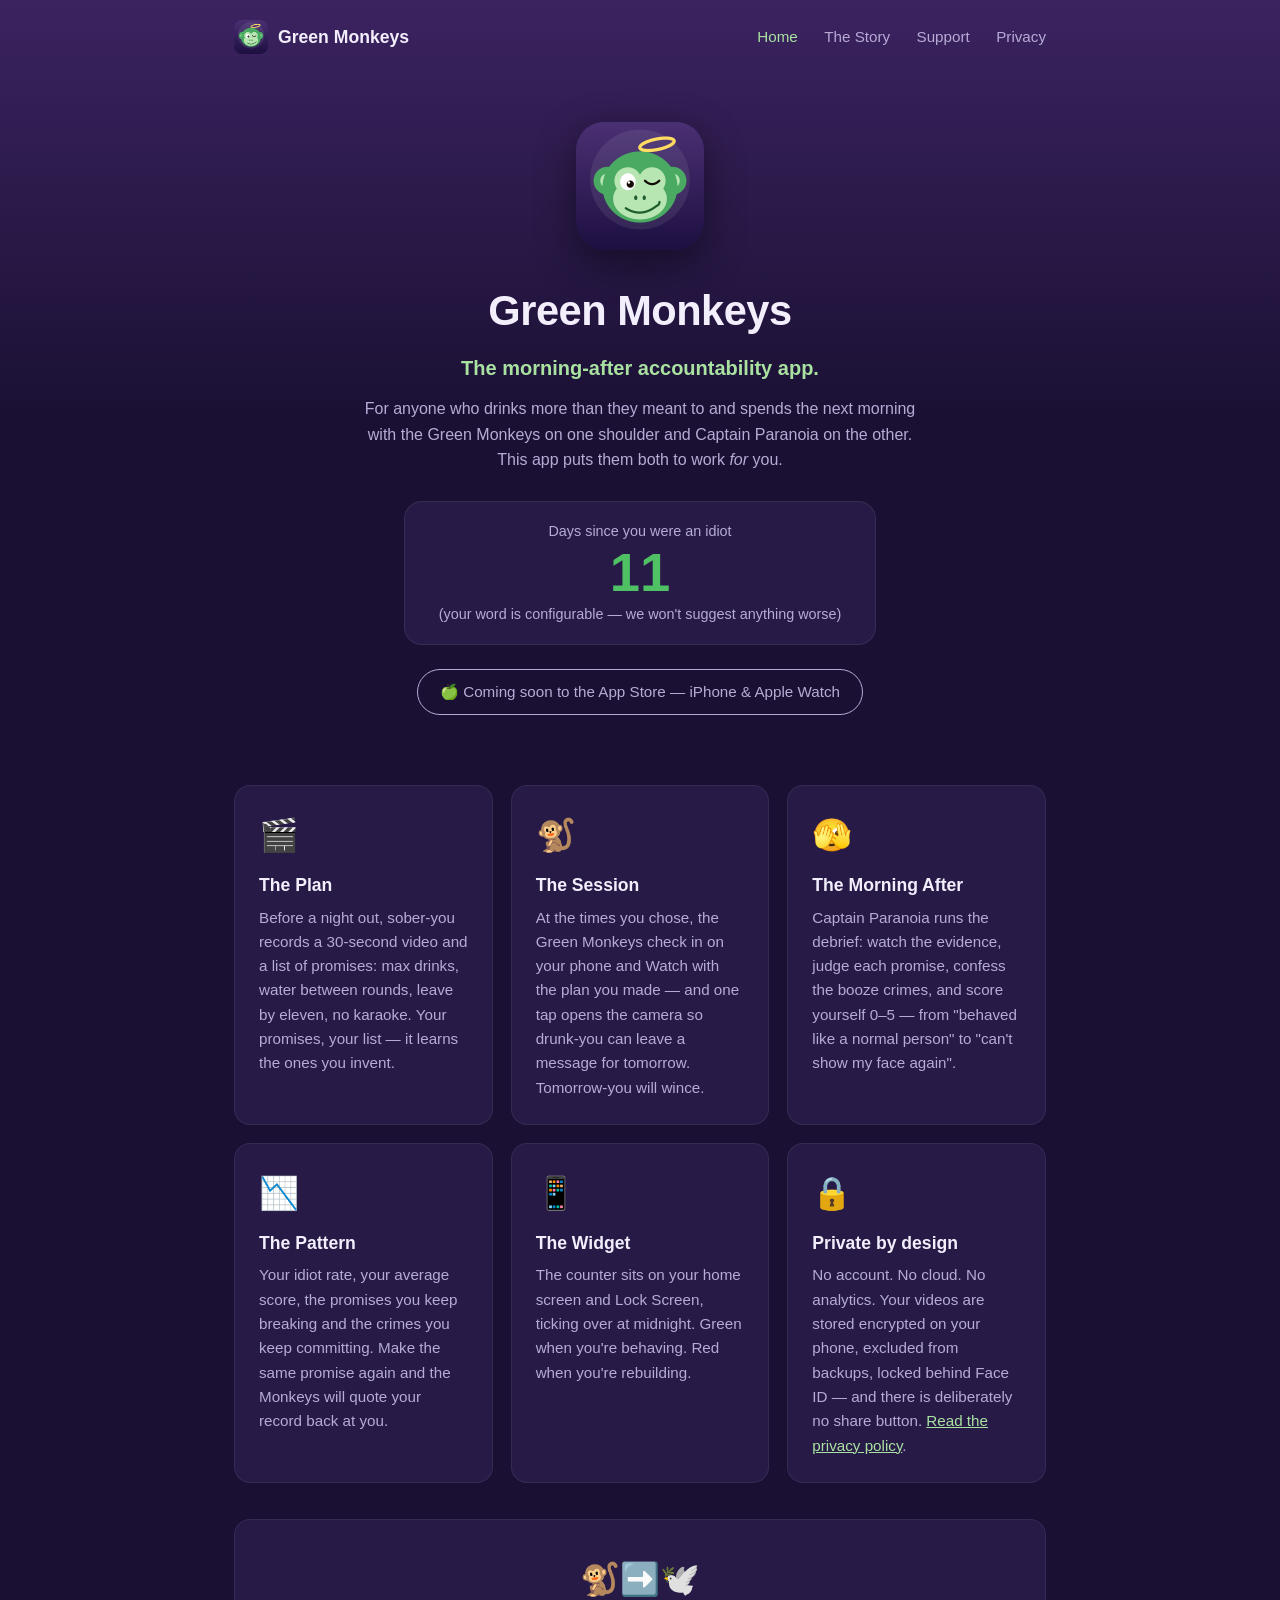
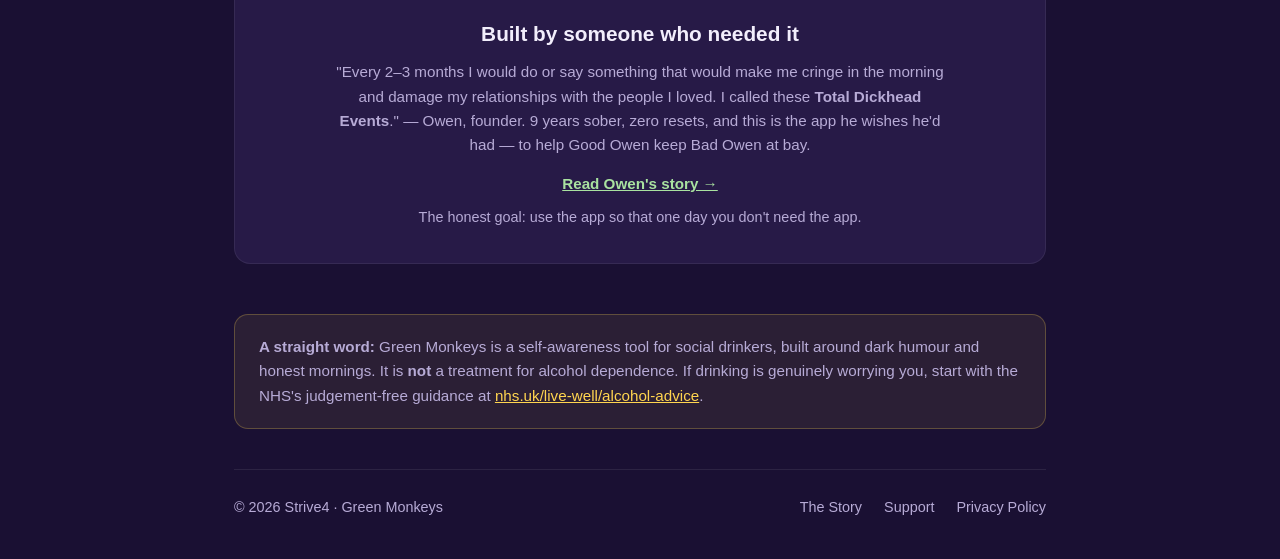
<file: docs/index.html>
<!DOCTYPE html>
<html lang="en">
<head>
<meta charset="utf-8">
<meta name="viewport" content="width=device-width, initial-scale=1">
<title>Green Monkeys — the morning-after accountability app</title>
<meta name="description" content="Record sober-you's plan, let the Green Monkeys check in during the night, and face Captain Paranoia's debrief the morning after. Everything stays on your phone.">
<link rel="icon" href="icon.png">
<link rel="stylesheet" href="style.css">
</head>
<body>
<div class="wrap">
    <header class="nav">
        <a class="brand" href="index.html"><img src="icon.png" alt=""> Green Monkeys</a>
        <nav>
            <a href="index.html" class="active">Home</a>
            <a href="story.html">The Story</a>
            <a href="support.html">Support</a>
            <a href="privacy.html">Privacy</a>
        </nav>
    </header>

    <div class="hero">
        <img class="appicon" src="icon.png" alt="Green Monkeys app icon — a winking green monkey with a slipping halo">
        <h1>Green Monkeys</h1>
        <p class="tag">The morning-after accountability app.</p>
        <p class="sub">For anyone who drinks more than they meant to and spends the next
        morning with the Green Monkeys on one shoulder and Captain Paranoia on the other.
        This app puts them both to work <em>for</em> you.</p>
        <div class="counter">
            <div class="label">Days since you were an idiot</div>
            <div class="num">11</div>
            <div class="label">(your word is configurable — we won't suggest anything worse)</div>
        </div>
        <div><span class="badge-soon">🍏 Coming soon to the App Store — iPhone &amp; Apple Watch</span></div>
    </div>

    <section class="features">
        <div class="grid">
            <div class="card">
                <div class="emoji">🎬</div>
                <h3>The Plan</h3>
                <p>Before a night out, sober-you records a 30-second video and a list of
                promises: max drinks, water between rounds, leave by eleven, no karaoke.
                Your promises, your list — it learns the ones you invent.</p>
            </div>
            <div class="card">
                <div class="emoji">🐒</div>
                <h3>The Session</h3>
                <p>At the times you chose, the Green Monkeys check in on your phone and
                Watch with the plan you made — and one tap opens the camera so drunk-you
                can leave a message for tomorrow. Tomorrow-you will wince.</p>
            </div>
            <div class="card">
                <div class="emoji">🫣</div>
                <h3>The Morning After</h3>
                <p>Captain Paranoia runs the debrief: watch the evidence, judge each
                promise, confess the booze crimes, and score yourself 0–5 — from
                "behaved like a normal person" to "can't show my face again".</p>
            </div>
            <div class="card">
                <div class="emoji">📉</div>
                <h3>The Pattern</h3>
                <p>Your idiot rate, your average score, the promises you keep breaking
                and the crimes you keep committing. Make the same promise again and the
                Monkeys will quote your record back at you.</p>
            </div>
            <div class="card">
                <div class="emoji">📱</div>
                <h3>The Widget</h3>
                <p>The counter sits on your home screen and Lock Screen, ticking over at
                midnight. Green when you're behaving. Red when you're rebuilding.</p>
            </div>
            <div class="card">
                <div class="emoji">🔒</div>
                <h3>Private by design</h3>
                <p>No account. No cloud. No analytics. Your videos are stored encrypted
                on your phone, excluded from backups, locked behind Face ID — and there
                is deliberately no share button. <a href="privacy.html" style="color:var(--green-soft)">Read the privacy policy</a>.</p>
            </div>
        </div>
    </section>

    <section class="features" style="padding-top: 26px;">
        <div class="card" style="text-align: center; padding: 34px 28px;">
            <div class="emoji">🐒➡️🕊️</div>
            <h3 style="font-size: 1.3rem; margin-top: 12px;">Built by someone who needed it</h3>
            <p style="max-width: 620px; margin: 10px auto 0;">
                "Every 2–3 months I would do or say something that would make me cringe in the
                morning and damage my relationships with the people I loved. I called these
                <strong>Total Dickhead Events</strong>." — Owen, founder. <span id="years-sober">Nine</span> years
                sober, zero resets, and this is the app he wishes he'd had — to help Good Owen keep
                Bad Owen at bay.
            </p>
            <p style="margin-top: 14px;">
                <a href="story.html" style="color: var(--green-soft); font-weight: 600;">Read Owen's story →</a>
            </p>
            <p style="margin-top: 10px; color: var(--muted); font-size: 0.9rem;">
                The honest goal: use the app so that one day you don't need the app.
            </p>
        </div>
    </section>

    <div class="note">
        <strong>A straight word:</strong> Green Monkeys is a self-awareness tool for social
        drinkers, built around dark humour and honest mornings. It is <strong>not</strong> a
        treatment for alcohol dependence. If drinking is genuinely worrying you, start with the
        NHS's judgement-free guidance at
        <a href="https://www.nhs.uk/live-well/alcohol-advice/">nhs.uk/live-well/alcohol-advice</a>.
    </div>

    <footer>
        <div>© 2026 Strive4 · Green Monkeys</div>
        <div>
            <a href="story.html">The Story</a>
            <a href="support.html">Support</a>
            <a href="privacy.html">Privacy Policy</a>
        </div>
    </footer>
</div>
<script>
    (function () {
        var start = new Date("2017-09-01T00:00:00");
        var now = new Date();
        document.getElementById("years-sober").textContent = now.getFullYear() - start.getFullYear();
    })();
</script>
</body>
</html>
</file>
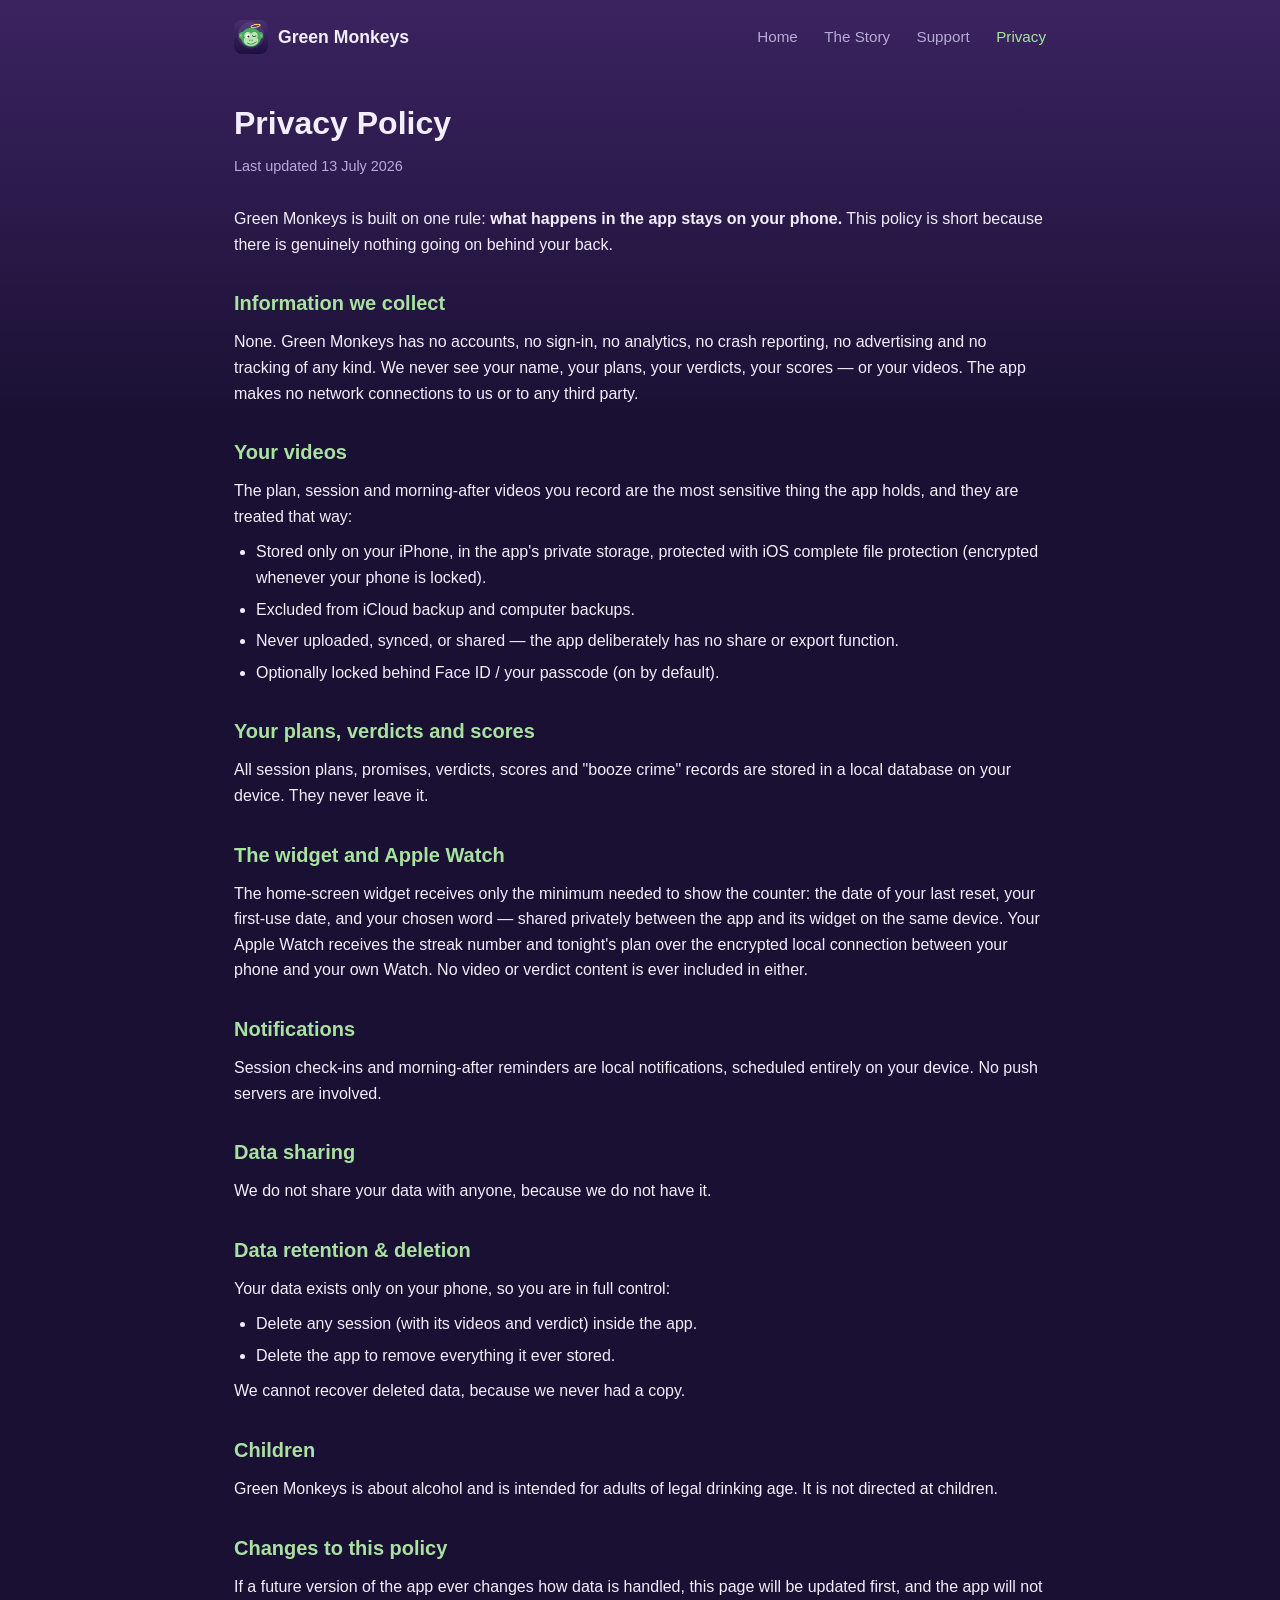
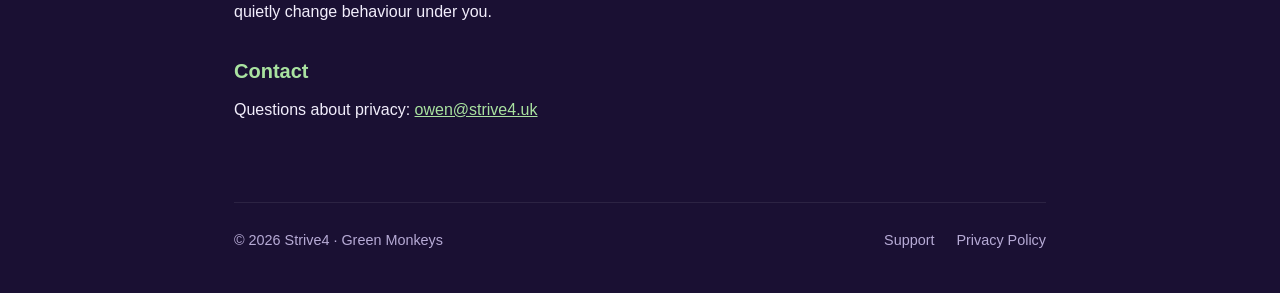
<file: docs/privacy.html>
<!DOCTYPE html>
<html lang="en">
<head>
<meta charset="utf-8">
<meta name="viewport" content="width=device-width, initial-scale=1">
<title>Privacy Policy — Green Monkeys</title>
<link rel="icon" href="icon.png">
<link rel="stylesheet" href="style.css">
</head>
<body>
<div class="wrap">
    <header class="nav">
        <a class="brand" href="index.html"><img src="icon.png" alt=""> Green Monkeys</a>
        <nav>
            <a href="index.html">Home</a>
            <a href="story.html">The Story</a>
            <a href="support.html">Support</a>
            <a href="privacy.html" class="active">Privacy</a>
        </nav>
    </header>

    <main class="doc">
        <h1>Privacy Policy</h1>
        <p class="updated">Last updated 13 July 2026</p>

        <p>Green Monkeys is built on one rule: <strong>what happens in the app stays on
        your phone.</strong> This policy is short because there is genuinely nothing
        going on behind your back.</p>

        <h2>Information we collect</h2>
        <p>None. Green Monkeys has no accounts, no sign-in, no analytics, no crash
        reporting, no advertising and no tracking of any kind. We never see your name,
        your plans, your verdicts, your scores — or your videos. The app makes no network
        connections to us or to any third party.</p>

        <h2>Your videos</h2>
        <p>The plan, session and morning-after videos you record are the most sensitive
        thing the app holds, and they are treated that way:</p>
        <ul>
            <li>Stored only on your iPhone, in the app's private storage, protected with
            iOS complete file protection (encrypted whenever your phone is locked).</li>
            <li>Excluded from iCloud backup and computer backups.</li>
            <li>Never uploaded, synced, or shared — the app deliberately has no share or
            export function.</li>
            <li>Optionally locked behind Face ID / your passcode (on by default).</li>
        </ul>

        <h2>Your plans, verdicts and scores</h2>
        <p>All session plans, promises, verdicts, scores and "booze crime" records are
        stored in a local database on your device. They never leave it.</p>

        <h2>The widget and Apple Watch</h2>
        <p>The home-screen widget receives only the minimum needed to show the counter:
        the date of your last reset, your first-use date, and your chosen word — shared
        privately between the app and its widget on the same device. Your Apple Watch
        receives the streak number and tonight's plan over the encrypted local connection
        between your phone and your own Watch. No video or verdict content is ever
        included in either.</p>

        <h2>Notifications</h2>
        <p>Session check-ins and morning-after reminders are local notifications,
        scheduled entirely on your device. No push servers are involved.</p>

        <h2>Data sharing</h2>
        <p>We do not share your data with anyone, because we do not have it.</p>

        <h2>Data retention &amp; deletion</h2>
        <p>Your data exists only on your phone, so you are in full control:</p>
        <ul>
            <li>Delete any session (with its videos and verdict) inside the app.</li>
            <li>Delete the app to remove everything it ever stored.</li>
        </ul>
        <p>We cannot recover deleted data, because we never had a copy.</p>

        <h2>Children</h2>
        <p>Green Monkeys is about alcohol and is intended for adults of legal drinking
        age. It is not directed at children.</p>

        <h2>Changes to this policy</h2>
        <p>If a future version of the app ever changes how data is handled, this page
        will be updated first, and the app will not quietly change behaviour under you.</p>

        <h2>Contact</h2>
        <p>Questions about privacy: <a href="mailto:owen@strive4.uk">owen@strive4.uk</a></p>
    </main>

    <footer>
        <div>© 2026 Strive4 · Green Monkeys</div>
        <div>
            <a href="support.html">Support</a>
            <a href="privacy.html">Privacy Policy</a>
        </div>
    </footer>
</div>
</body>
</html>
</file>
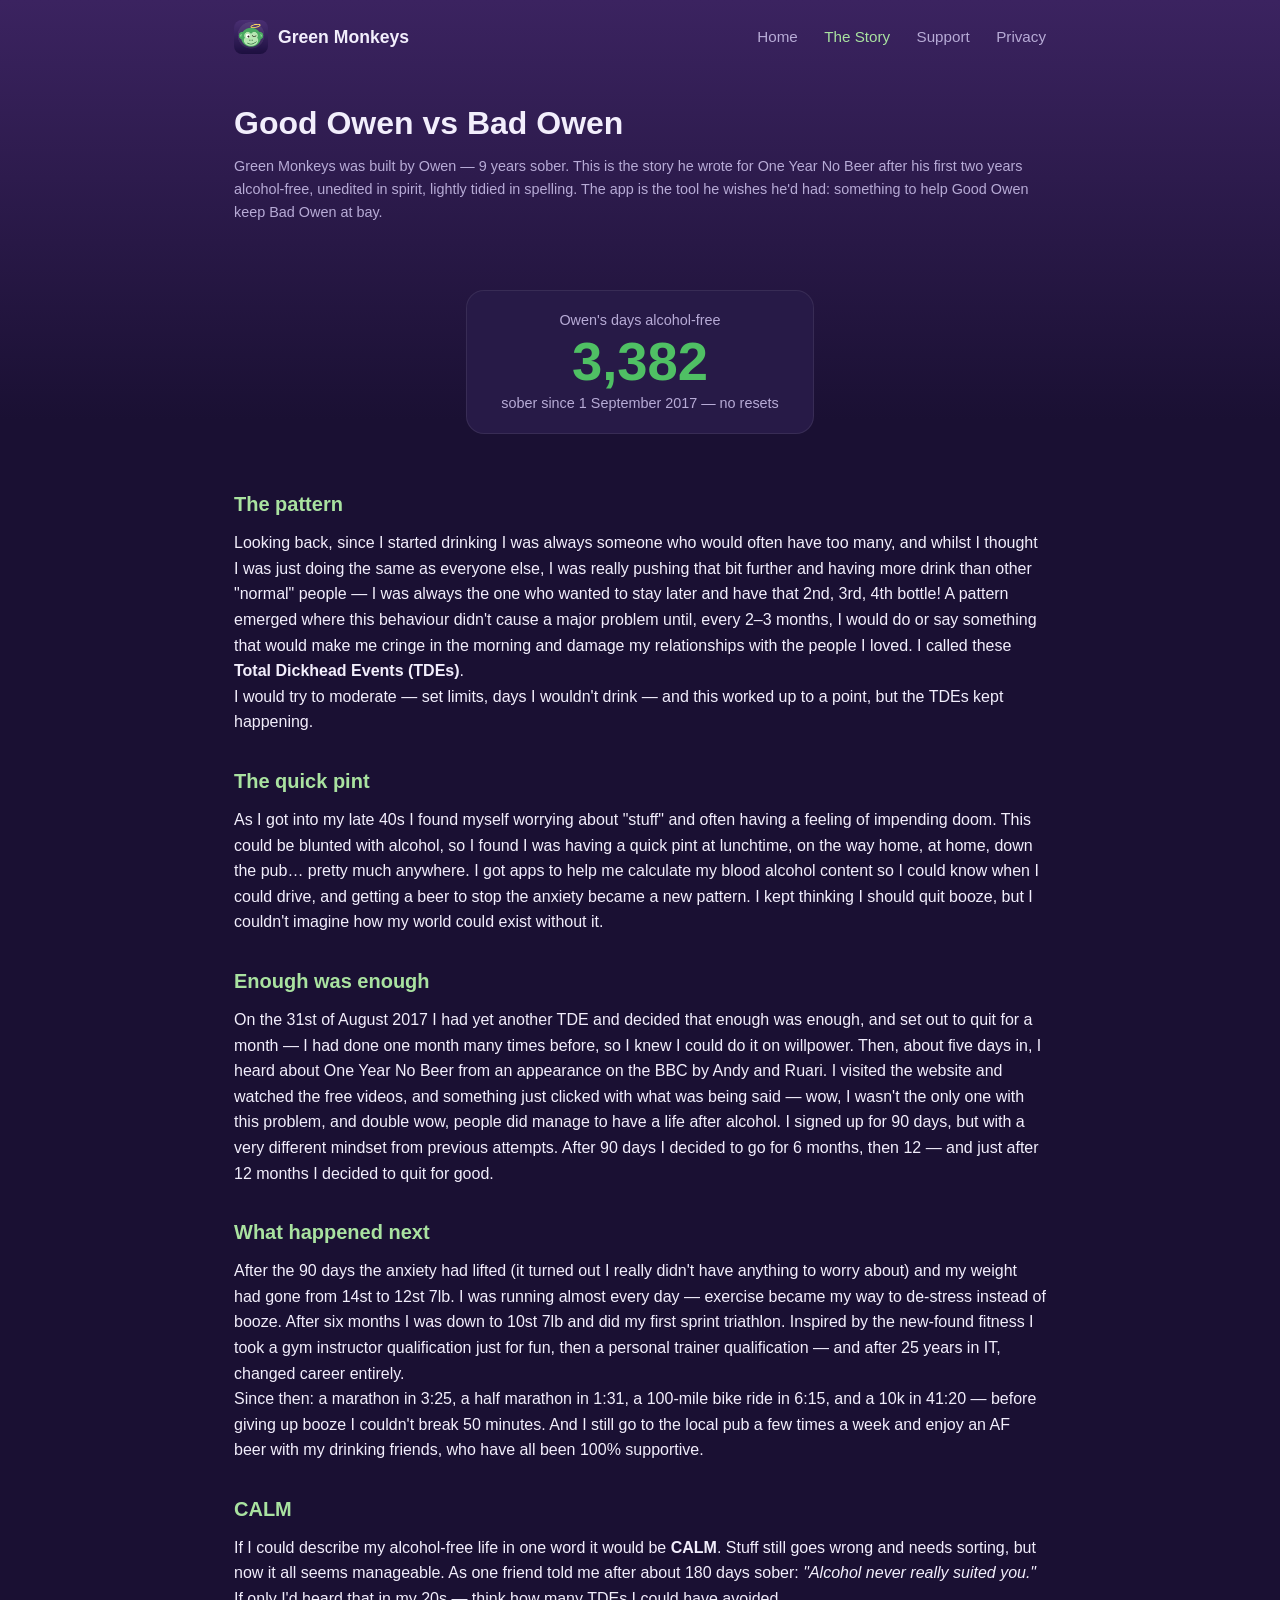
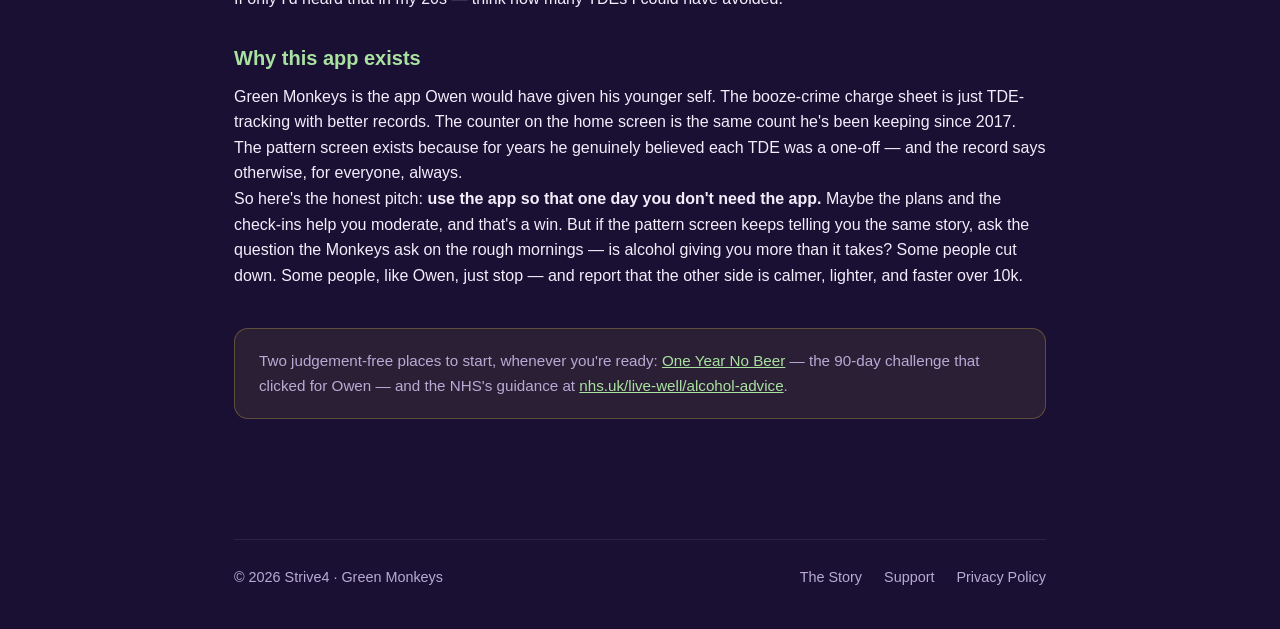
<file: docs/story.html>
<!DOCTYPE html>
<html lang="en">
<head>
<meta charset="utf-8">
<meta name="viewport" content="width=device-width, initial-scale=1">
<title>Owen's Story — Green Monkeys</title>
<meta name="description" content="The founder's story: nine years sober, and why Green Monkeys is the app he wishes he'd had — to help Good Owen keep Bad Owen at bay.">
<link rel="icon" href="icon.png">
<link rel="stylesheet" href="style.css">
</head>
<body>
<div class="wrap">
    <header class="nav">
        <a class="brand" href="index.html"><img src="icon.png" alt=""> Green Monkeys</a>
        <nav>
            <a href="index.html">Home</a>
            <a href="story.html" class="active">The Story</a>
            <a href="support.html">Support</a>
            <a href="privacy.html">Privacy</a>
        </nav>
    </header>

    <main class="doc">
        <h1>Good Owen vs Bad Owen</h1>
        <p class="updated">Green Monkeys was built by Owen — <span id="years-sober">9</span> years sober.
        This is the story he wrote for One Year No Beer after his first two years alcohol-free,
        unedited in spirit, lightly tidied in spelling. The app is the tool he wishes he'd had:
        something to help Good Owen keep Bad Owen at bay.</p>

        <div class="hero" style="padding: 10px 0 24px;">
            <div class="counter">
                <div class="label">Owen's days alcohol-free</div>
                <div class="num" id="sober-counter">3,200+</div>
                <div class="label">sober since 1 September 2017 — no resets</div>
            </div>
        </div>

        <h2>The pattern</h2>
        <p>Looking back, since I started drinking I was always someone who would often have too
        many, and whilst I thought I was just doing the same as everyone else, I was really
        pushing that bit further and having more drink than other "normal" people — I was always
        the one who wanted to stay later and have that 2nd, 3rd, 4th bottle! A pattern emerged
        where this behaviour didn't cause a major problem until, every 2–3 months, I would do or
        say something that would make me cringe in the morning and damage my relationships with
        the people I loved. I called these <strong>Total Dickhead Events (TDEs)</strong>.</p>
        <p>I would try to moderate — set limits, days I wouldn't drink — and this worked up to a
        point, but the TDEs kept happening.</p>

        <h2>The quick pint</h2>
        <p>As I got into my late 40s I found myself worrying about "stuff" and often having a
        feeling of impending doom. This could be blunted with alcohol, so I found I was having a
        quick pint at lunchtime, on the way home, at home, down the pub… pretty much anywhere. I
        got apps to help me calculate my blood alcohol content so I could know when I could
        drive, and getting a beer to stop the anxiety became a new pattern. I kept thinking I
        should quit booze, but I couldn't imagine how my world could exist without it.</p>

        <h2>Enough was enough</h2>
        <p>On the 31st of August 2017 I had yet another TDE and decided that enough was enough,
        and set out to quit for a month — I had done one month many times before, so I knew I
        could do it on willpower. Then, about five days in, I heard about One Year No Beer from
        an appearance on the BBC by Andy and Ruari. I visited the website and watched the free
        videos, and something just clicked with what was being said — wow, I wasn't the only one
        with this problem, and double wow, people did manage to have a life after alcohol. I
        signed up for 90 days, but with a very different mindset from previous attempts. After
        90 days I decided to go for 6 months, then 12 — and just after 12 months I decided to
        quit for good.</p>

        <h2>What happened next</h2>
        <p>After the 90 days the anxiety had lifted (it turned out I really didn't have anything
        to worry about) and my weight had gone from 14st to 12st 7lb. I was running almost every
        day — exercise became my way to de-stress instead of booze. After six months I was down
        to 10st 7lb and did my first sprint triathlon. Inspired by the new-found fitness I took a
        gym instructor qualification just for fun, then a personal trainer qualification — and
        after 25 years in IT, changed career entirely.</p>
        <p>Since then: a marathon in 3:25, a half marathon in 1:31, a 100-mile bike ride in 6:15,
        and a 10k in 41:20 — before giving up booze I couldn't break 50 minutes. And I still go
        to the local pub a few times a week and enjoy an AF beer with my drinking friends, who
        have all been 100% supportive.</p>

        <h2>CALM</h2>
        <p>If I could describe my alcohol-free life in one word it would be <strong>CALM</strong>.
        Stuff still goes wrong and needs sorting, but now it all seems manageable. As one friend
        told me after about 180 days sober: <em>"Alcohol never really suited you."</em> If only
        I'd heard that in my 20s — think how many TDEs I could have avoided.</p>

        <h2>Why this app exists</h2>
        <p>Green Monkeys is the app Owen would have given his younger self. The booze-crime
        charge sheet is just TDE-tracking with better records. The counter on the home screen is
        the same count he's been keeping since 2017. The pattern screen exists because for years
        he genuinely believed each TDE was a one-off — and the record says otherwise, for
        everyone, always.</p>
        <p>So here's the honest pitch: <strong>use the app so that one day you don't need the
        app.</strong> Maybe the plans and the check-ins help you moderate, and that's a win. But
        if the pattern screen keeps telling you the same story, ask the question the Monkeys ask
        on the rough mornings — is alcohol giving you more than it takes? Some people cut down.
        Some people, like Owen, just stop — and report that the other side is calmer, lighter,
        and faster over 10k.</p>

        <div class="note">
            Two judgement-free places to start, whenever you're ready:
            <a href="https://www.oneyearnobeer.com">One Year No Beer</a> — the 90-day challenge
            that clicked for Owen — and the NHS's guidance at
            <a href="https://www.nhs.uk/live-well/alcohol-advice/">nhs.uk/live-well/alcohol-advice</a>.
        </div>
    </main>

    <footer>
        <div>© 2026 Strive4 · Green Monkeys</div>
        <div>
            <a href="story.html">The Story</a>
            <a href="support.html">Support</a>
            <a href="privacy.html">Privacy Policy</a>
        </div>
    </footer>
</div>
<script>
    (function () {
        var start = new Date("2017-09-01T00:00:00");
        var now = new Date();
        var days = Math.floor((now.getTime() - start.getTime()) / 86400000);
        document.getElementById("sober-counter").textContent = days.toLocaleString("en-GB");
        document.getElementById("years-sober").textContent = now.getFullYear() - start.getFullYear();
    })();
</script>
</body>
</html>
</file>
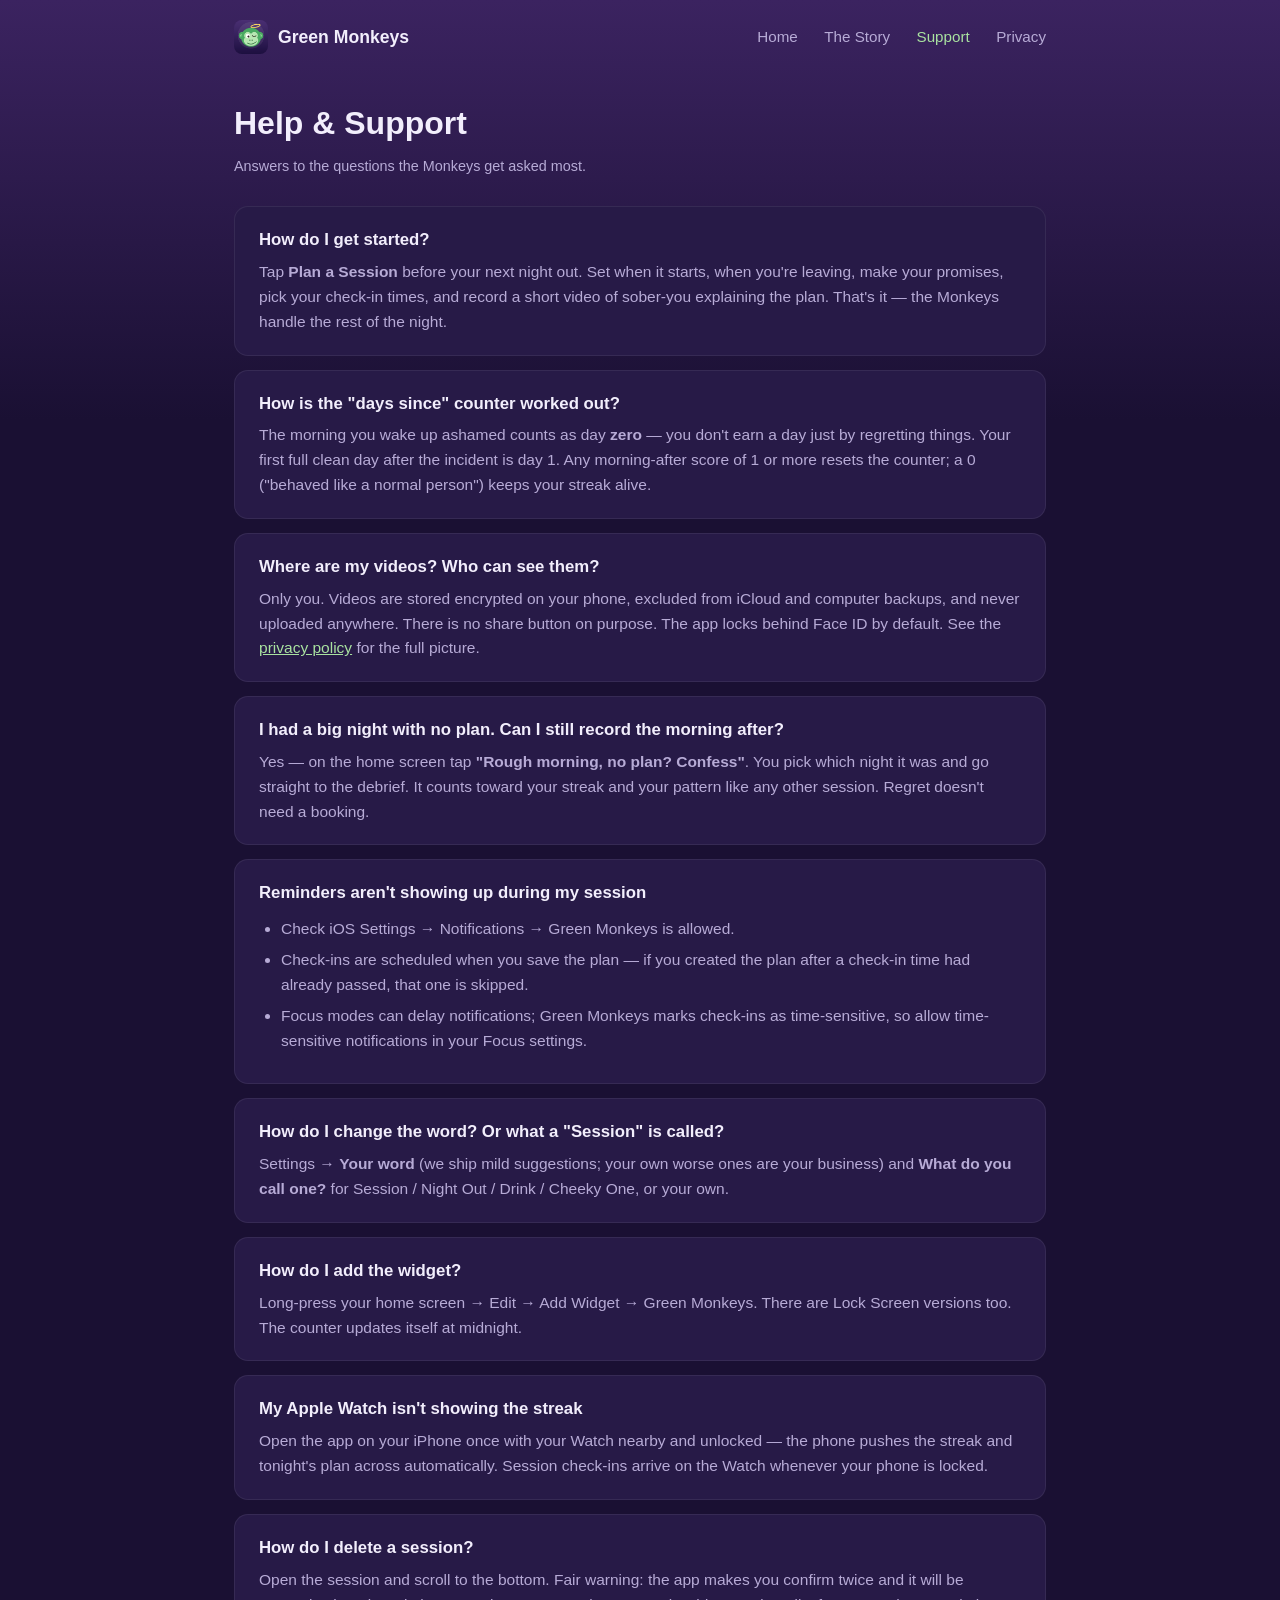
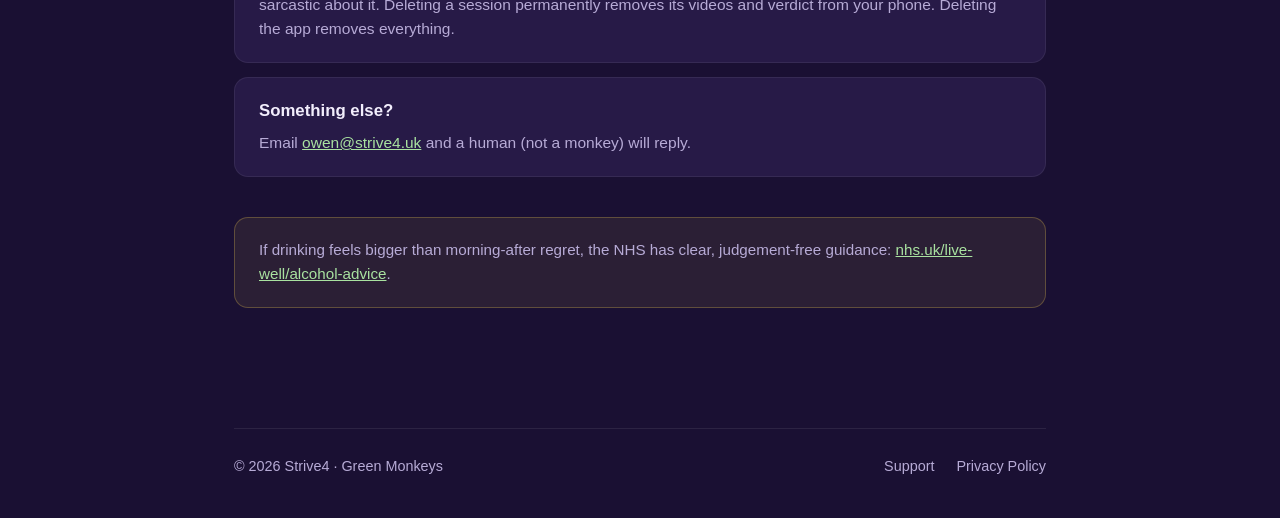
<file: docs/support.html>
<!DOCTYPE html>
<html lang="en">
<head>
<meta charset="utf-8">
<meta name="viewport" content="width=device-width, initial-scale=1">
<title>Support — Green Monkeys</title>
<link rel="icon" href="icon.png">
<link rel="stylesheet" href="style.css">
</head>
<body>
<div class="wrap">
    <header class="nav">
        <a class="brand" href="index.html"><img src="icon.png" alt=""> Green Monkeys</a>
        <nav>
            <a href="index.html">Home</a>
            <a href="story.html">The Story</a>
            <a href="support.html" class="active">Support</a>
            <a href="privacy.html">Privacy</a>
        </nav>
    </header>

    <main class="doc">
        <h1>Help &amp; Support</h1>
        <p class="updated">Answers to the questions the Monkeys get asked most.</p>

        <div class="qa">
            <h3>How do I get started?</h3>
            <p>Tap <strong>Plan a Session</strong> before your next night out. Set when it
            starts, when you're leaving, make your promises, pick your check-in times, and
            record a short video of sober-you explaining the plan. That's it — the Monkeys
            handle the rest of the night.</p>
        </div>

        <div class="qa">
            <h3>How is the "days since" counter worked out?</h3>
            <p>The morning you wake up ashamed counts as day <strong>zero</strong> — you
            don't earn a day just by regretting things. Your first full clean day after the
            incident is day 1. Any morning-after score of 1 or more resets the counter;
            a 0 ("behaved like a normal person") keeps your streak alive.</p>
        </div>

        <div class="qa">
            <h3>Where are my videos? Who can see them?</h3>
            <p>Only you. Videos are stored encrypted on your phone, excluded from iCloud and
            computer backups, and never uploaded anywhere. There is no share button on
            purpose. The app locks behind Face ID by default. See the
            <a href="privacy.html">privacy policy</a> for the full picture.</p>
        </div>

        <div class="qa">
            <h3>I had a big night with no plan. Can I still record the morning after?</h3>
            <p>Yes — on the home screen tap <strong>"Rough morning, no plan? Confess"</strong>.
            You pick which night it was and go straight to the debrief. It counts toward
            your streak and your pattern like any other session. Regret doesn't need a booking.</p>
        </div>

        <div class="qa">
            <h3>Reminders aren't showing up during my session</h3>
            <ul>
                <li>Check iOS Settings → Notifications → Green Monkeys is allowed.</li>
                <li>Check-ins are scheduled when you save the plan — if you created the plan
                after a check-in time had already passed, that one is skipped.</li>
                <li>Focus modes can delay notifications; Green Monkeys marks check-ins as
                time-sensitive, so allow time-sensitive notifications in your Focus settings.</li>
            </ul>
        </div>

        <div class="qa">
            <h3>How do I change the word? Or what a "Session" is called?</h3>
            <p>Settings → <strong>Your word</strong> (we ship mild suggestions; your own
            worse ones are your business) and <strong>What do you call one?</strong> for
            Session / Night Out / Drink / Cheeky One, or your own.</p>
        </div>

        <div class="qa">
            <h3>How do I add the widget?</h3>
            <p>Long-press your home screen → Edit → Add Widget → Green Monkeys. There are
            Lock Screen versions too. The counter updates itself at midnight.</p>
        </div>

        <div class="qa">
            <h3>My Apple Watch isn't showing the streak</h3>
            <p>Open the app on your iPhone once with your Watch nearby and unlocked — the
            phone pushes the streak and tonight's plan across automatically. Session
            check-ins arrive on the Watch whenever your phone is locked.</p>
        </div>

        <div class="qa">
            <h3>How do I delete a session?</h3>
            <p>Open the session and scroll to the bottom. Fair warning: the app makes you
            confirm twice and it will be sarcastic about it. Deleting a session permanently
            removes its videos and verdict from your phone. Deleting the app removes
            everything.</p>
        </div>

        <div class="qa">
            <h3>Something else?</h3>
            <p>Email <a href="mailto:owen@strive4.uk">owen@strive4.uk</a> and a human
            (not a monkey) will reply.</p>
        </div>

        <div class="note">
            If drinking feels bigger than morning-after regret, the NHS has clear,
            judgement-free guidance:
            <a href="https://www.nhs.uk/live-well/alcohol-advice/">nhs.uk/live-well/alcohol-advice</a>.
        </div>
    </main>

    <footer>
        <div>© 2026 Strive4 · Green Monkeys</div>
        <div>
            <a href="support.html">Support</a>
            <a href="privacy.html">Privacy Policy</a>
        </div>
    </footer>
</div>
</body>
</html>
</file>
<file: docs/style.css>
:root {
    --bg: #1a1033;
    --bg2: #3b2360;
    --card: #271a47;
    --text: #f2eefc;
    --muted: #b7abd6;
    --green: #4fc064;
    --green-soft: #a9e2a0;
    --halo: #ffd54f;
}

* { margin: 0; padding: 0; box-sizing: border-box; }

body {
    font-family: -apple-system, BlinkMacSystemFont, "Segoe UI", Roboto, Helvetica, Arial, sans-serif;
    background: linear-gradient(180deg, var(--bg2) 0%, var(--bg) 420px);
    color: var(--text);
    line-height: 1.6;
    min-height: 100vh;
}

.wrap { max-width: 860px; margin: 0 auto; padding: 0 24px; }

header.nav {
    display: flex; align-items: center; justify-content: space-between;
    padding: 20px 0;
}
header.nav .brand {
    display: flex; align-items: center; gap: 10px;
    font-weight: 700; font-size: 1.1rem; color: var(--text); text-decoration: none;
}
header.nav .brand img { width: 34px; height: 34px; border-radius: 8px; }
header.nav nav a {
    color: var(--muted); text-decoration: none; margin-left: 22px; font-size: 0.95rem;
}
header.nav nav a:hover, header.nav nav a.active { color: var(--green-soft); }

.hero { text-align: center; padding: 48px 0 40px; }
.hero img.appicon {
    width: 128px; height: 128px; border-radius: 28px;
    box-shadow: 0 12px 40px rgba(0,0,0,0.45);
}
.hero h1 { font-size: 2.6rem; margin: 20px 0 8px; letter-spacing: -0.5px; }
.hero p.tag { font-size: 1.25rem; color: var(--green-soft); font-weight: 600; }
.hero p.sub { color: var(--muted); max-width: 560px; margin: 12px auto 0; }
.hero .counter {
    display: inline-block; margin-top: 28px; padding: 18px 34px;
    background: var(--card); border-radius: 18px; border: 1px solid rgba(255,255,255,0.08);
}
.hero .counter .label { font-size: 0.9rem; color: var(--muted); }
.hero .counter .num { font-size: 3.4rem; font-weight: 900; color: var(--green); line-height: 1.1; }

.badge-soon {
    display: inline-block; margin-top: 24px; padding: 10px 22px;
    border: 1px solid var(--muted); border-radius: 999px; color: var(--muted); font-size: 0.95rem;
}

section.features { padding: 30px 0 10px; }
.grid { display: grid; grid-template-columns: repeat(auto-fit, minmax(250px, 1fr)); gap: 18px; }
.card {
    background: var(--card); border-radius: 16px; padding: 24px;
    border: 1px solid rgba(255,255,255,0.07);
}
.card .emoji { font-size: 2rem; }
.card h3 { margin: 10px 0 6px; font-size: 1.1rem; }
.card p { color: var(--muted); font-size: 0.95rem; }

.note {
    margin: 40px 0; padding: 20px 24px; background: rgba(255, 213, 79, 0.08);
    border: 1px solid rgba(255, 213, 79, 0.25); border-radius: 14px;
    color: var(--muted); font-size: 0.95rem;
}
.note a { color: var(--halo); }

main.doc { padding: 24px 0 40px; }
main.doc h1 { font-size: 2rem; margin-bottom: 6px; }
main.doc p.updated { color: var(--muted); font-size: 0.9rem; margin-bottom: 28px; }
main.doc h2 { font-size: 1.25rem; margin: 30px 0 10px; color: var(--green-soft); }
main.doc p, main.doc li { color: var(--text); }
main.doc ul { padding-left: 22px; margin: 10px 0; }
main.doc li { margin: 6px 0; }
main.doc a { color: var(--green-soft); }
main.doc .qa { background: var(--card); border-radius: 14px; padding: 20px 24px; margin: 14px 0; border: 1px solid rgba(255,255,255,0.07); }
main.doc .qa h3 { font-size: 1.05rem; margin-bottom: 6px; }
main.doc .qa p, main.doc .qa li { color: var(--muted); font-size: 0.97rem; }

footer {
    border-top: 1px solid rgba(255,255,255,0.08);
    margin-top: 40px; padding: 26px 0 40px;
    color: var(--muted); font-size: 0.9rem;
    display: flex; justify-content: space-between; flex-wrap: wrap; gap: 10px;
}
footer a { color: var(--muted); text-decoration: none; margin-left: 18px; }
footer a:hover { color: var(--green-soft); }
</file>
